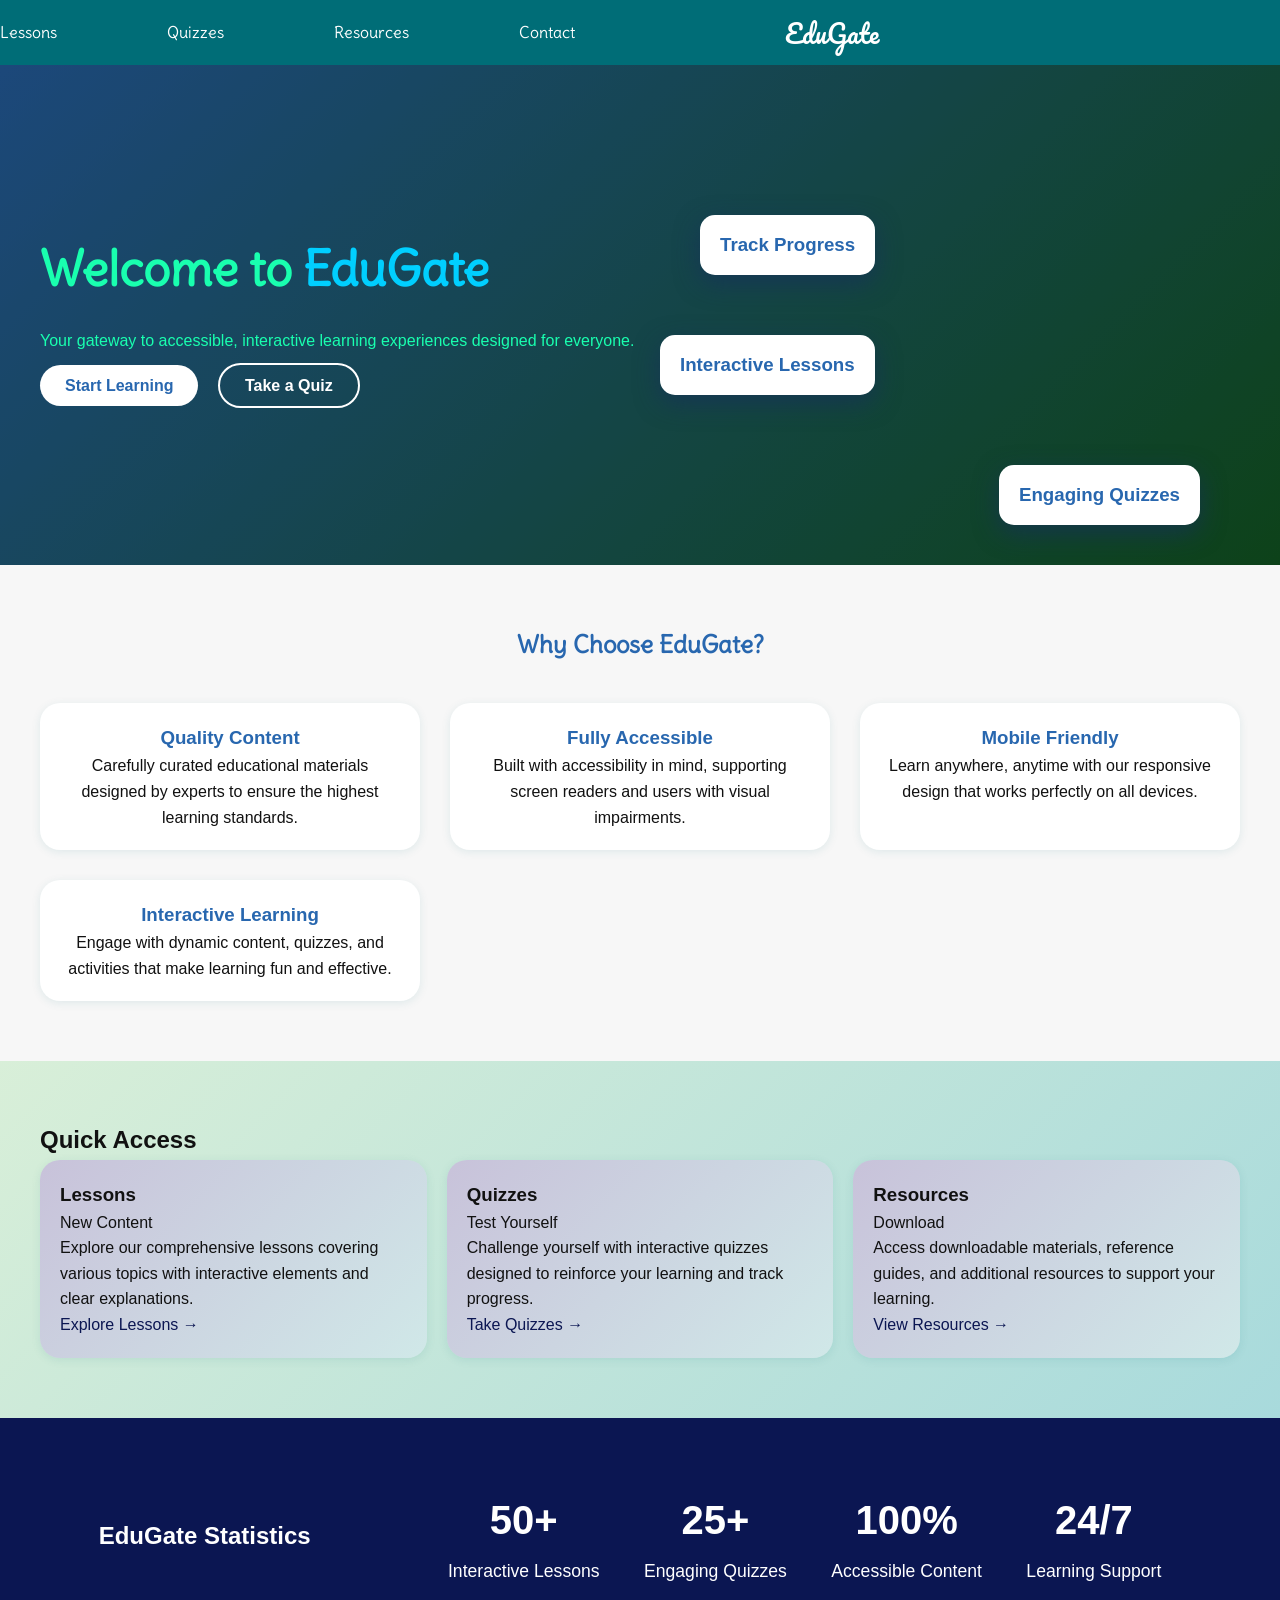
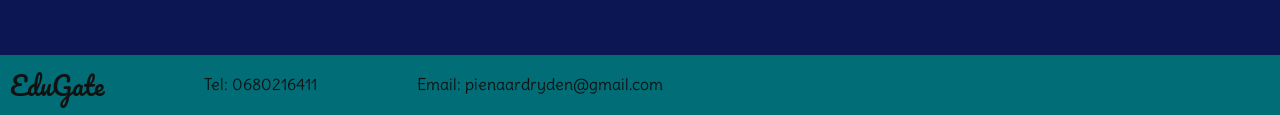
<file: index.html>
<!DOCTYPE html>
<html lang="en">
<head>
    <meta charset="UTF-8">
    <meta name="viewport" content="width=device-width, initial-scale=1.0">
    <title>EduGate|Home</title>
   <link rel="stylesheet" href="styles.css">
    <link rel="preconnect" href="https://fonts.googleapis.com">
    <link rel="preconnect" href="https://fonts.gstatic.com" crossorigin>
    <link href="https://fonts.googleapis.com/css2?family=Delius&family=Pacifico&display=swap" rel="stylesheet">
    <link rel="icon" type="image/png" href="images/Favicon.png">
</head>
<body>
    <div class="Container">
            <header>
        <nav>
            <ul>
              <li class="Navigation"><a href="Lessons.html" class="Navigation">Lessons</a></li>
              <li class="Navigation"><a href="Quizzes.html" class="Navigation">Quizzes</a></li>
              <li class="Navigation"><a href="Resources.html" class="Navigation">Resources</a></li>
              <li class="Navigation"><a href="Contact.html" class="Navigation">Contact</a></li>
              <li class="Name">EduGate</li>
            </ul>
        </nav>
    </header>
     <main>
           
            <section class="hero-section" aria-labelledby="hero-heading">
              
                <div class="hero-content">
                    <h1 id="hero-heading">Welcome to <span class="highlight">EduGate</span></h1>
                    <p class="hero-subtitle">Your gateway to accessible, interactive learning experiences designed for everyone.</p>
                    <div class="cta-buttons">
                        <a href="Lessons.html" class="btn-primary" role="button" aria-label="Start learning with our lessons">Start Learning</a>
                        <a href="Quizes.html" class="btn-secondary" role="button" aria-label="Test your knowledge with quizzes">Take a Quiz</a>
                    </div>
                </div>
                <div class="hero-visual">
                    <div class="floating-card card-1">
                       
                        <h3>Interactive Lessons</h3>
                    </div>
                    <div class="floating-card card-2">
                        
                        <h3>Engaging Quizzes</h3>
                    </div>
                    <div class="floating-card card-3">
                      
                        <h3>Track Progress</h3>
                    </div>
                </div>
            </section>

            <section class="features-section" aria-labelledby="features-heading">
                
                <h2 id="features-heading">Why Choose EduGate?</h2>
                <div class="features-grid">
                    <article class="feature-card" tabindex="0">
                        <div class="feature-icon" aria-hidden="true"></div>
                        <h3>Quality Content</h3>
                        <p>Carefully curated educational materials designed by experts to ensure the highest learning standards.</p>
                    </article>
                    <article class="feature-card" tabindex="0">
                      
                        <h3>Fully Accessible</h3>
                        <p>Built with accessibility in mind, supporting screen readers and users with visual impairments.</p>
                    </article>
                    <article class="feature-card" tabindex="0">
                      
                        <h3>Mobile Friendly</h3>
                        <p>Learn anywhere, anytime with our responsive design that works perfectly on all devices.</p>
                    </article>
                    <article class="feature-card" tabindex="0">
                       
                        <h3>Interactive Learning</h3>
                        <p>Engage with dynamic content, quizzes, and activities that make learning fun and effective.</p>
                    </article>
                </div>
            </section>

            <section class="quick-access-section" aria-labelledby="quick-access-heading">
                <h2 id="quick-access-heading">Quick Access</h2>
                <div class="quick-access-grid">
                    <div class="access-card lessons-card">
                        <div class="access-header">
                            <h3> Lessons</h3>
                            <span class="badge">New Content</span>
                        </div>
                        <p>Explore our comprehensive lessons covering various topics with interactive elements and clear explanations.</p>
                        <a href="Lessons.html" class="access-link" aria-label="Go to lessons page">Explore Lessons →</a>
                    </div>
                    <div class="access-card quizzes-card">
                        <div class="access-header">
                            <h3> Quizzes</h3>
                            <span class="badge">Test Yourself</span>
                        </div>
                        <p>Challenge yourself with interactive quizzes designed to reinforce your learning and track progress.</p>
                        <a href="Quizes.html" class="access-link" aria-label="Go to quizzes page">Take Quizzes →</a>
                    </div>
                    <div class="access-card resources-card">
                        <div class="access-header">
                            <h3> Resources</h3>
                            <span class="badge">Download</span>
                        </div>
                        <p>Access downloadable materials, reference guides, and additional resources to support your learning.</p>
                        <a href="Resources.html" class="access-link" aria-label="Go to resources page">View Resources →</a>
                    </div>
                </div>
            </section>

            <section class="stats-section" aria-labelledby="stats-heading">
                <h2 id="stats-heading" class="sr-only">EduGate Statistics</h2>
                <div class="stats-grid">
                    <div class="stat-item">
                        <div class="stat-number" aria-label="50 plus lessons available">50+</div>
                        <div class="stat-label">Interactive Lessons</div>
                    </div>
                    <div class="stat-item">
                        <div class="stat-number" aria-label="25 plus quizzes available">25+</div>
                        <div class="stat-label">Engaging Quizzes</div>
                    </div>
                    <div class="stat-item">
                        <div class="stat-number" aria-label="100 percent accessible">100%</div>
                        <div class="stat-label">Accessible Content</div>
                    </div>
                    <div class="stat-item">
                        <div class="stat-number" aria-label="24 hours support">24/7</div>
                        <div class="stat-label">Learning Support</div>
                    </div>
                </div>
            </section>
        </main>
    <footer>
        <p class="Name-bottom">EduGate</p>
        <p class="details">Tel: 0680216411</p>
        <p class="details">Email: pienaardryden@gmail.com</p>
    </footer>
    </div>
</body>
</html>
</file>
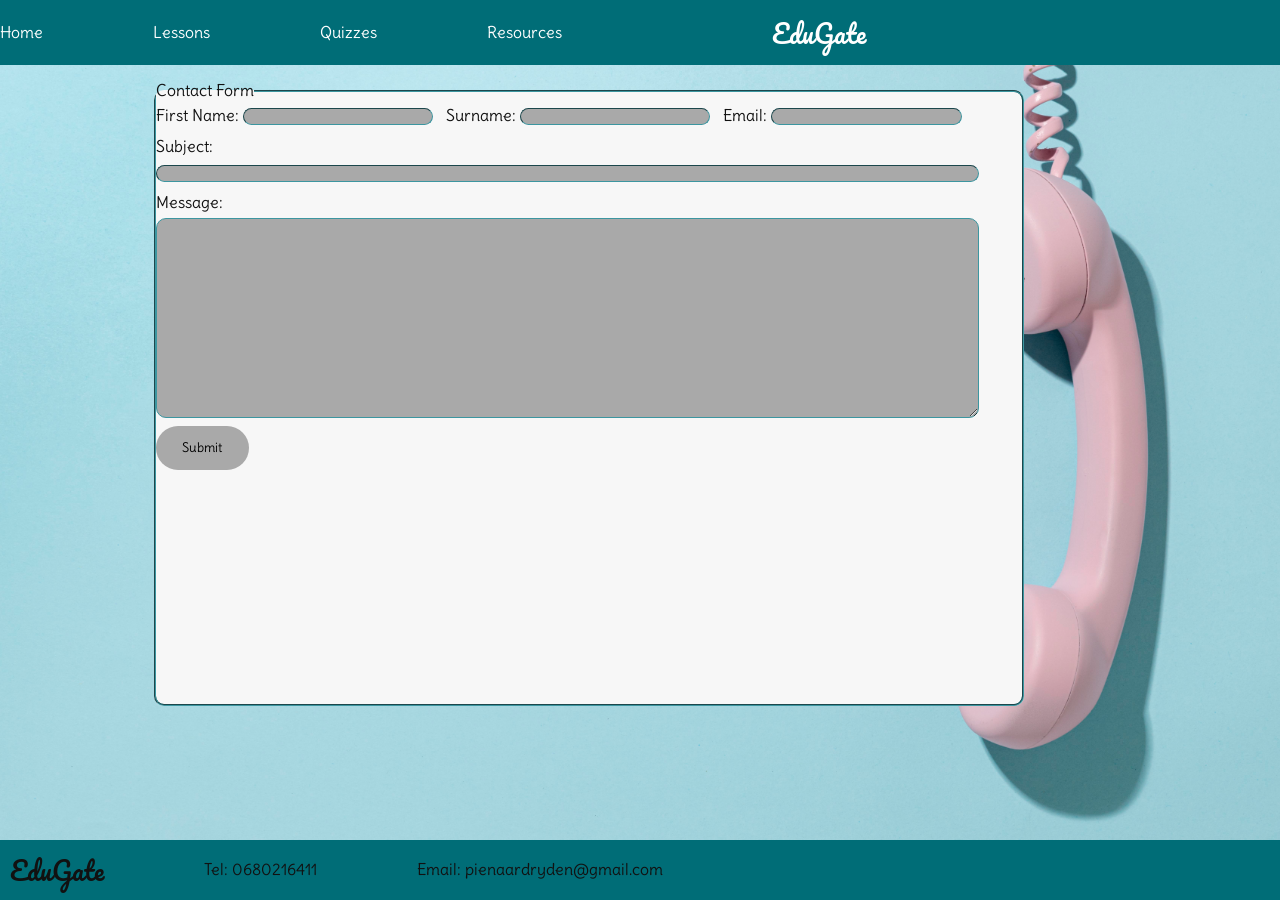
<file: Contact.html>
<!DOCTYPE html>
<html lang="en">
<head>
    <meta charset="UTF-8">
    <meta name="viewport" content="width=device-width, initial-scale=1.0">
    <title>EduGate|Contact</title>
    <link rel="stylesheet" href="styles.css">
    <link rel="preconnect" href="https://fonts.googleapis.com">
    <link rel="preconnect" href="https://fonts.gstatic.com" crossorigin>
    <link href="https://fonts.googleapis.com/css2?family=Delius&family=Pacifico&display=swap" rel="stylesheet">
    <link rel="icon" type="image/png" href="images/Favicon.png">
</head>
<body>
    <div class="Container">
            <header>
        <nav>
            <ul>
              <li class="Navigation"><a href="Home.html" class="Navigation">Home</a></li>
              <li class="Navigation"><a href="Lessons.html" class="Navigation">Lessons</a></li>
              <li class="Navigation"><a href="Quizzes.html" class="Navigation">Quizzes</a></li>
              <li class="Navigation"><a href="Resources.html" class="Navigation">Resources</a></li>
              <li class="Name">EduGate</li>
            </ul>
        </nav>
    </header>
    <main class="contact-main">
        <form action="">
            <fieldset>
                <legend>Contact Form</legend>
                <label for="fname">First Name:</label>
                <input type="text" id="fname" maxlength="50" pattern="[A-Za-z]+" title="Only alphabetical characters are allowed." required>
                <label for="sname">Surname:</label>
                <input type="text" id="sname" maxlength="50" pattern="[A-Za-z]+" title="Only alphabetical characters are allowed.">
                <label for="email">Email:</label>
                <input type="email" id="email" maxlength="70" required>
                <label for="subject">Subject:</label>
                <input type="text" id="subject" maxlength="50" pattern="[A-Za-z]+" title="Only alphabetical characters are allowed." required>
                <label for="message">Message:</label>
                <textarea type="text" name="messagebox" id="message" maxlength="1000"></textarea>
                <button>Submit</button>
            </fieldset>
        </form>
    </main>
    <footer>
        <p class="Name-bottom">EduGate</p>
        <p class="details">Tel: 0680216411</p>
        <p class="details">Email: pienaardryden@gmail.com</p>
    </footer>
    </div>
</body>
</html>
</file>
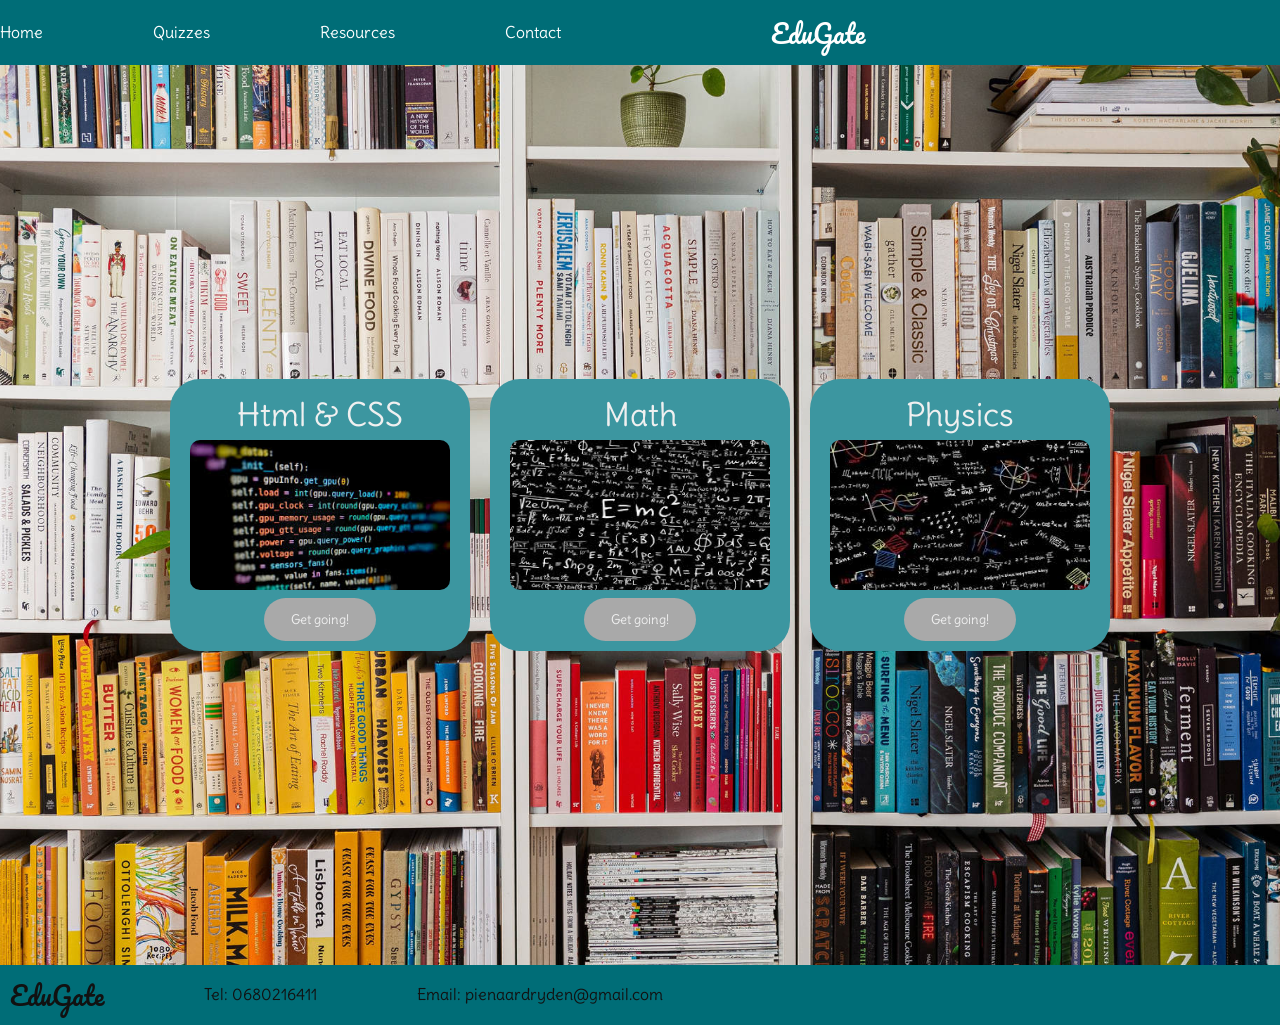
<file: Lessons.html>
<!DOCTYPE html>
<html lang="en">
<head>
    <meta charset="UTF-8">
    <meta name="viewport" content="width=device-width, initial-scale=1.0">
    <title>EduGate|Lessons</title>
    <link rel="stylesheet" href="styles.css">
    <link rel="preconnect" href="https://fonts.googleapis.com">
    <link rel="preconnect" href="https://fonts.gstatic.com" crossorigin>
    <link href="https://fonts.googleapis.com/css2?family=Delius&family=Pacifico&display=swap" rel="stylesheet">
    <link rel="icon" type="image/png" href="images/Favicon.png">
</head>
<body>
    <div class="Container">
            <header>
        <nav>
            <ul>
              <li class="Navigation"><a href="index.html" class="Navigation">Home</a></li>
              <li class="Navigation"><a href="Quizzes.html" class="Navigation">Quizzes</a></li>
              <li class="Navigation"><a href="Resources.html" class="Navigation">Resources</a></li>
              <li class="Navigation"><a href="Contact.html" class="Navigation">Contact</a></li>
              <li class="Name">EduGate</li>
            </ul>
        </nav>
    </header>
    <main class="lesson-main">
        <div class="lesson-card">
            <h1>Html & CSS</h1>
            <img class="card-img" src="images/programingCard.jpeg" alt="Html & CSS">
            <button><a href="https://youtu.be/G3e-cpL7ofc?si=k-2goXxaXICv-MCJ">Get going!</a></button>
        </div> 
        <div class="lesson-card">
            <h1>Math</h1>
            <img src="images/mathCard.jpeg" alt="Html & CSS">
            <button><a href="https://youtu.be/XZJdyPkCxuE?si=YmwSe8Hot19omeX0">Get going!</a></button>
        </div>
        <div class="lesson-card">
            <h1>Physics</h1>
            <img src="images/physicsCard.jpeg" alt="Html & CSS">
            <button><a href="https://youtu.be/BbRB17-khwY?si=w3vItjUslQr5I9jH">Get going!</a></button>
        </div>
    </main>
    <footer>
        <p class="Name-bottom">EduGate</p>
        <p class="details">Tel: 0680216411</p>
        <p class="details">Email: pienaardryden@gmail.com</p>
    </footer>
    </div>
</body>
</html>
</file>
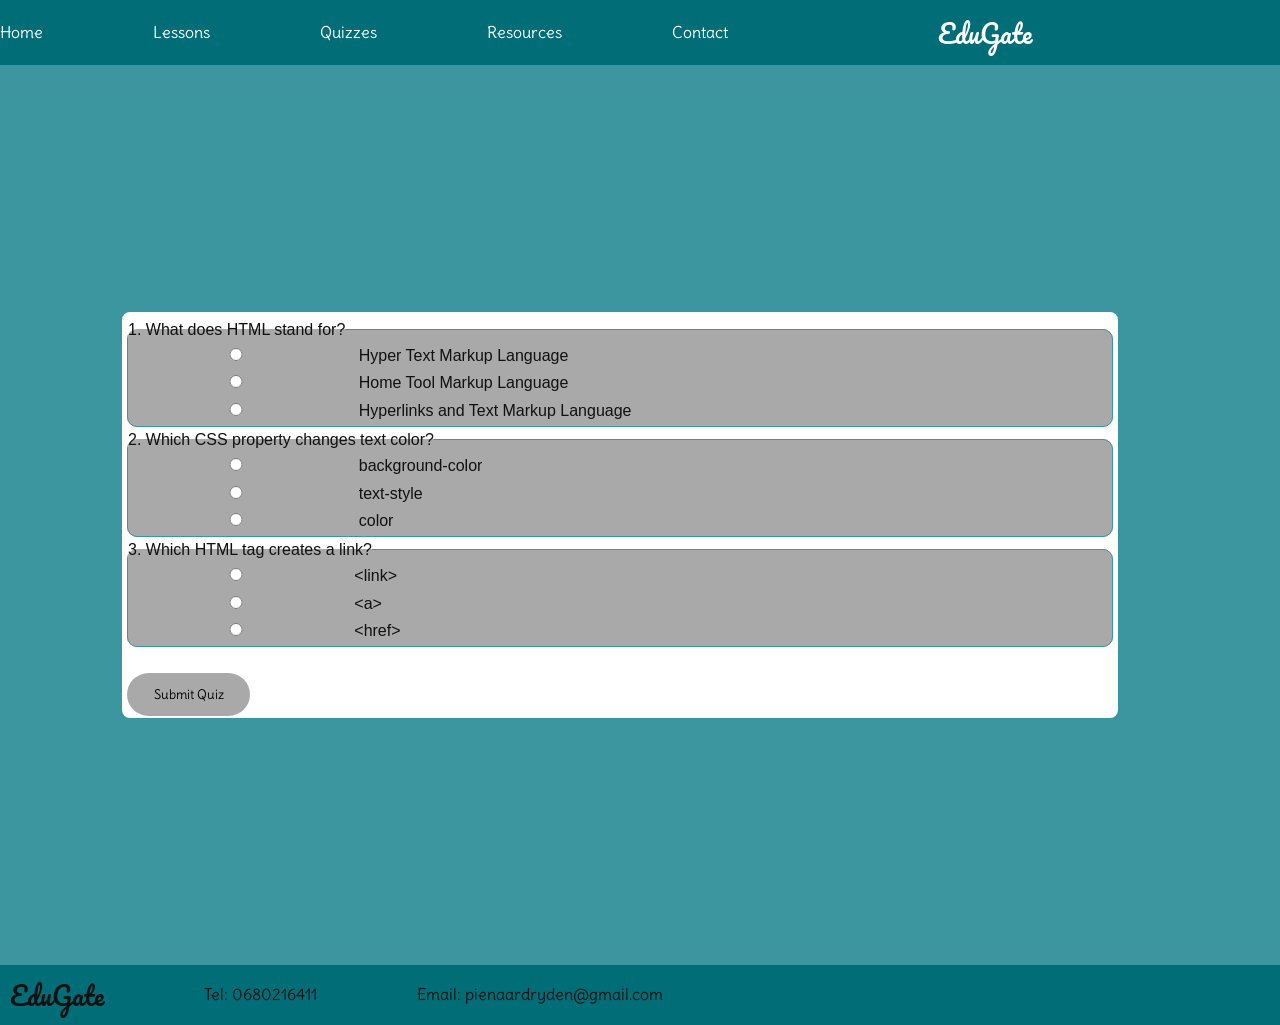
<file: quiz-cssHtml.html>
<!DOCTYPE html>
<html lang="en">
<head>
    <meta charset="UTF-8">
    <meta name="viewport" content="width=device-width, initial-scale=1.0">
    <title>EduGate|Quiz|Html&css</title>
    <link rel="stylesheet" href="styles.css">
    <link rel="preconnect" href="https://fonts.googleapis.com">
    <link rel="preconnect" href="https://fonts.gstatic.com" crossorigin>
    <link href="https://fonts.googleapis.com/css2?family=Delius&family=Pacifico&display=swap" rel="stylesheet">
    <link rel="icon" type="image/png" href="images/Favicon.png">
</head>
<body>
    <div class="Container">
            <header>
        <nav>
            <ul>
              <li class="Navigation"><a href="index.html" class="Navigation">Home</a></li>
              <li class="Navigation"><a href="Lessons.html" class="Navigation">Lessons</a></li>
              <li class="Navigation"><a href="Quizzes.html" class="Navigation">Quizzes</a></li>
              <li class="Navigation"><a href="Resources.html" class="Navigation">Resources</a></li>
              <li class="Navigation"><a href="Contact.html" class="Navigation">Contact</a></li>
              <li class="Name">EduGate</li>
            </ul>
        </nav>
    </header>
    <main class="quizHome">
  <form action="#" class="quiz">
    <fieldset class="awnser">
      <legend>1. What does HTML stand for?</legend>
      <label><input type="radio" name="q1" value="a"> Hyper Text Markup Language</label><br>
      <label><input type="radio" name="q1" value="b"> Home Tool Markup Language</label><br>
      <label><input type="radio" name="q1" value="c"> Hyperlinks and Text Markup Language</label>
    </fieldset>
    <fieldset class="awnser">
      <legend>2. Which CSS property changes text color?</legend>
      <label><input type="radio" name="q2" value="a"> background-color</label><br>
      <label><input type="radio" name="q2" value="b"> text-style</label><br>
      <label><input type="radio" name="q2" value="c"> color</label>
    </fieldset>
    <fieldset class="awnser">
      <legend>3. Which HTML tag creates a link?</legend>
      <label><input type="radio" name="q3" value="a">&lt;link&gt;</label><br>
      <label><input type="radio" name="q3" value="b">&lt;a&gt;</label><br>
      <label><input type="radio" name="q3" value="c">&lt;href&gt;</label>
    </fieldset>
    <br>
    <button type="submit">Submit Quiz</button>
  </form>
    </main>
    <footer>
        <p class="Name-bottom">EduGate</p>
        <p class="details">Tel: 0680216411</p>
        <p class="details">Email: pienaardryden@gmail.com</p>
    </footer>
    </div>
</body>
</html>
</file>
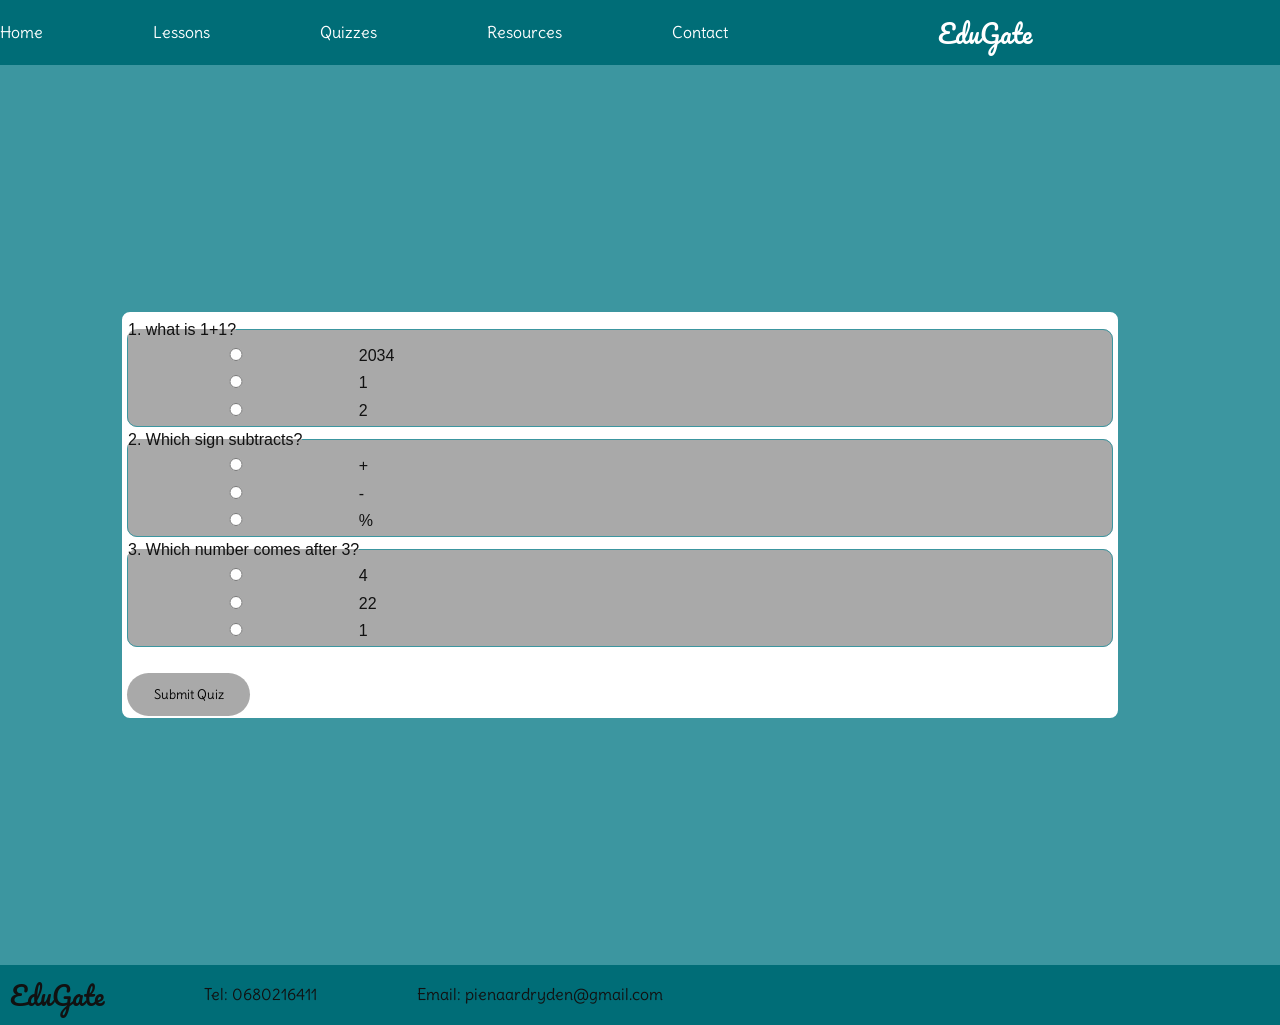
<file: quiz-math.html>
<!DOCTYPE html>
<html lang="en">
<head>
    <meta charset="UTF-8">
    <meta name="viewport" content="width=device-width, initial-scale=1.0">
    <title>EduGate|Quiz|Math</title>
    <link rel="stylesheet" href="styles.css">
    <link rel="preconnect" href="https://fonts.googleapis.com">
    <link rel="preconnect" href="https://fonts.gstatic.com" crossorigin>
    <link href="https://fonts.googleapis.com/css2?family=Delius&family=Pacifico&display=swap" rel="stylesheet">
    <link rel="icon" type="image/png" href="images/Favicon.png">
</head>
<body>
    <div class="Container">
            <header>
        <nav>
            <ul>
              <li class="Navigation"><a href="index.html" class="Navigation">Home</a></li>
              <li class="Navigation"><a href="Lessons.html" class="Navigation">Lessons</a></li>
              <li class="Navigation"><a href="Quizzes.html" class="Navigation">Quizzes</a></li>
              <li class="Navigation"><a href="Resources.html" class="Navigation">Resources</a></li>
              <li class="Navigation"><a href="Contact.html" class="Navigation">Contact</a></li>
              <li class="Name">EduGate</li>
            </ul>
        </nav>
    </header>
    <main class="quizHome">
  <form action="#" class="quiz">
    <fieldset class="awnser">
      <legend>1. what is 1+1?</legend>
      <label><input type="radio" name="q1" value="a"> 2034</label><br>
      <label><input type="radio" name="q1" value="b"> 1</label><br>
      <label><input type="radio" name="q1" value="c"> 2</label>
    </fieldset>
    <fieldset class="awnser">
      <legend>2. Which sign subtracts?</legend>
      <label><input type="radio" name="q2" value="a"> +</label><br>
      <label><input type="radio" name="q2" value="b"> -</label><br>
      <label><input type="radio" name="q2" value="c"> %</label>
    </fieldset>
    <fieldset class="awnser">
      <legend>3. Which number comes after 3?</legend>
      <label><input type="radio" name="q3" value="a"> 4</label><br>
      <label><input type="radio" name="q3" value="b"> 22</label><br>
      <label><input type="radio" name="q3" value="c"> 1</label>
    </fieldset>
    <br>
    <button type="submit">Submit Quiz</button>
  </form>
    </main>
    <footer>
        <p class="Name-bottom">EduGate</p>
        <p class="details">Tel: 0680216411</p>
        <p class="details">Email: pienaardryden@gmail.com</p>
    </footer>
    </div>
</body>
</html>
</file>
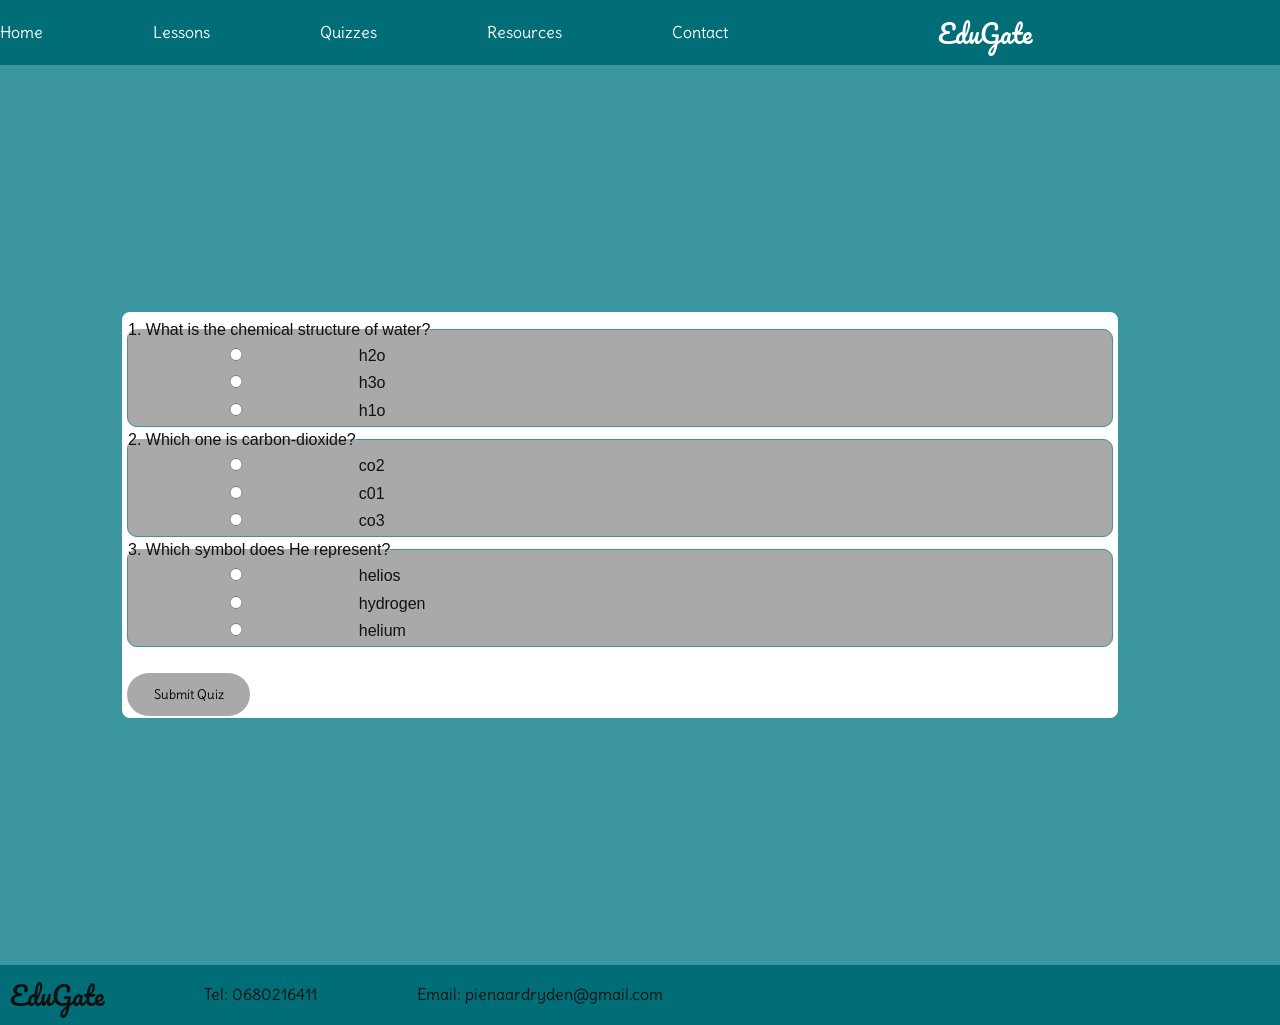
<file: quiz-physics.html>
<!DOCTYPE html>
<html lang="en">
<head>
    <meta charset="UTF-8">
    <meta name="viewport" content="width=device-width, initial-scale=1.0">
    <title>EduGate|Quiz|Physics</title>
    <link rel="stylesheet" href="styles.css">
    <link rel="preconnect" href="https://fonts.googleapis.com">
    <link rel="preconnect" href="https://fonts.gstatic.com" crossorigin>
    <link href="https://fonts.googleapis.com/css2?family=Delius&family=Pacifico&display=swap" rel="stylesheet">
    <link rel="icon" type="image/png" href="images/Favicon.png">
</head>
<body>
    <div class="Container">
            <header>
        <nav>
            <ul>
              <li class="Navigation"><a href="index.html" class="Navigation">Home</a></li>
              <li class="Navigation"><a href="Lessons.html" class="Navigation">Lessons</a></li>
              <li class="Navigation"><a href="Quizzes.html" class="Navigation">Quizzes</a></li>
              <li class="Navigation"><a href="Resources.html" class="Navigation">Resources</a></li>
              <li class="Navigation"><a href="Contact.html" class="Navigation">Contact</a></li>
              <li class="Name">EduGate</li>
            </ul>
        </nav>
    </header>
    <main class="quizHome">
  <form action="#" class="quiz">
    <fieldset class="awnser">
      <legend>1. What is the chemical structure of water?</legend>
      <label><input type="radio" name="q1" value="a"> h2o</label><br>
      <label><input type="radio" name="q1" value="b"> h3o</label><br>
      <label><input type="radio" name="q1" value="c"> h1o</label>
    </fieldset>
    <fieldset class="awnser">
      <legend>2. Which one is carbon-dioxide?</legend>
      <label><input type="radio" name="q2" value="a"> co2</label><br>
      <label><input type="radio" name="q2" value="b"> c01</label><br>
      <label><input type="radio" name="q2" value="c"> co3</label>
    </fieldset>
    <fieldset class="awnser">
      <legend>3. Which symbol does He represent?</legend>
      <label><input type="radio" name="q3" value="a"> helios</label><br>
      <label><input type="radio" name="q3" value="b"> hydrogen</label><br>
      <label><input type="radio" name="q3" value="c"> helium</label>
    </fieldset>
    <br>
    <button type="submit">Submit Quiz</button>
  </form>
    </main>
    <footer>
        <p class="Name-bottom">EduGate</p>
        <p class="details">Tel: 0680216411</p>
        <p class="details">Email: pienaardryden@gmail.com</p>
    </footer>
    </div>
</body>
</html>
</file>
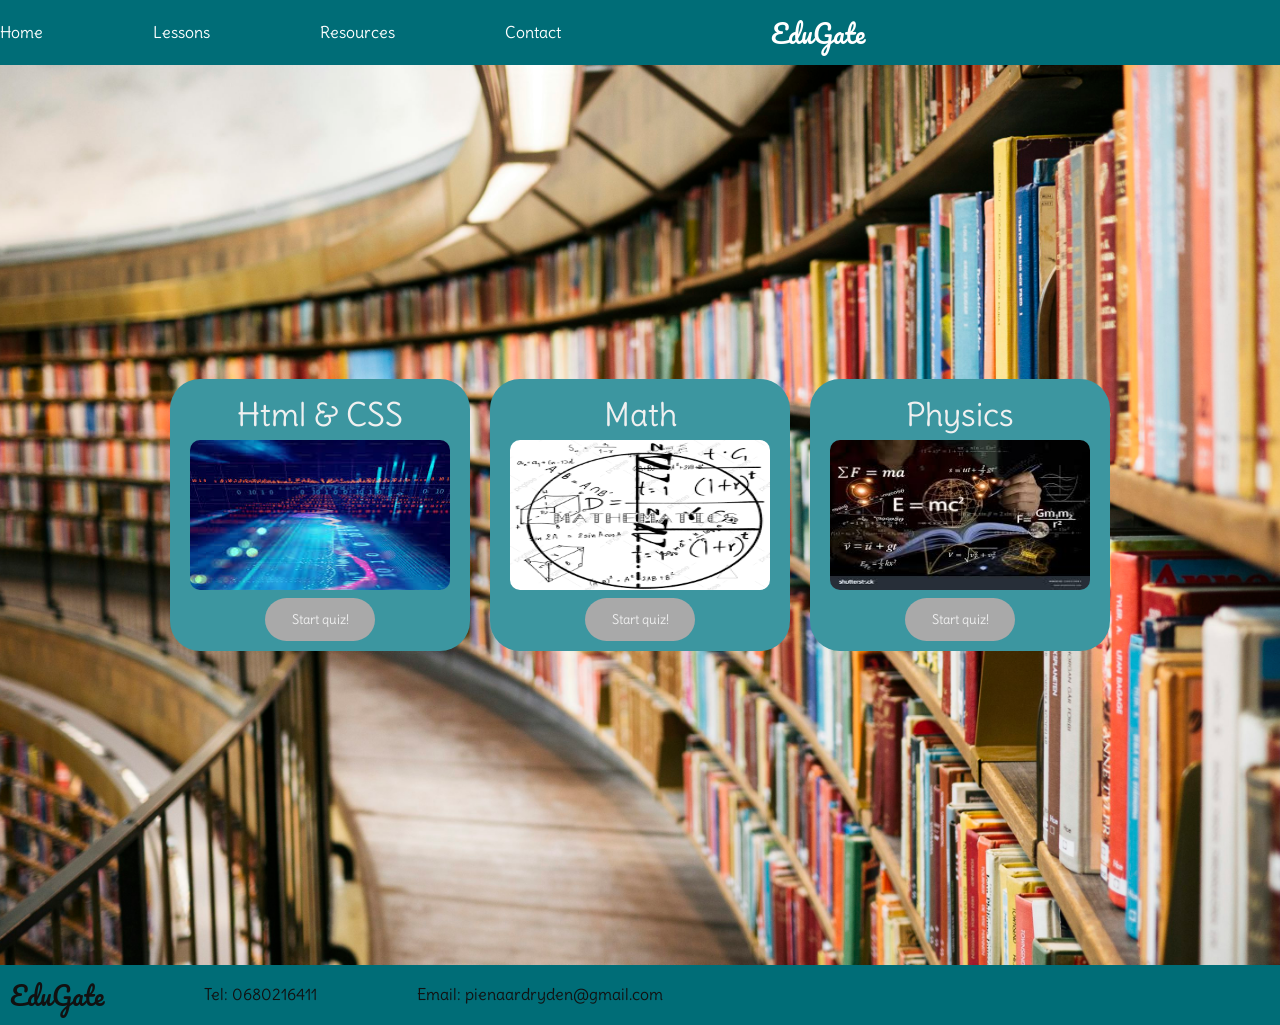
<file: Quizzes.html>
<!DOCTYPE html>
<html lang="en">
<head>
    <meta charset="UTF-8">
    <meta name="viewport" content="width=device-width, initial-scale=1.0">
    <title>EduGate|Quizes</title>
    <link rel="stylesheet" href="styles.css">
    <link rel="preconnect" href="https://fonts.googleapis.com">
    <link rel="preconnect" href="https://fonts.gstatic.com" crossorigin>
    <link href="https://fonts.googleapis.com/css2?family=Delius&family=Pacifico&display=swap" rel="stylesheet">
    <link rel="icon" type="image/png" href="images/Favicon.png">
</head>
<body>
    <div class="Container">
            <header>
        <nav>
            <ul>
              <li class="Navigation"><a href="index.html" class="Navigation">Home</a></li>
              <li class="Navigation"><a href="Lessons.html" class="Navigation">Lessons</a></li>
              <li class="Navigation"><a href="Resources.html" class="Navigation">Resources</a></li>
              <li class="Navigation"><a href="Contact.html" class="Navigation">Contact</a></li>
              <li class="Name">EduGate</li>
            </ul>
        </nav>
    </header>
    <main class="quizes-main">
        <div class="lesson-card">
            <h1>Html & CSS</h1>
            <img class="card-img" src="images/codeQuiz.jpeg" alt="Html & CSS">
            <button><a href="quiz-cssHtml.html">Start quiz!</a></button>
        </div> 
        <div class="lesson-card">
            <h1>Math</h1>
            <img src="images/mathQuiz.png" alt="Html & CSS">
            <button><a href="quiz-math.html">Start quiz!</a></button>
        </div>
        <div class="lesson-card">
            <h1>Physics</h1>
            <img src="images/physicsQuiz.jpeg" alt="Html & CSS">
            <button><a href="quiz-physics.html">Start quiz!</a></button>
        </div>
    </main>
    <footer>
        <p class="Name-bottom">EduGate</p>
        <p class="details">Tel: 0680216411</p>
        <p class="details">Email: pienaardryden@gmail.com</p>
    </footer>
    </div>
</body>
</html>
</file>
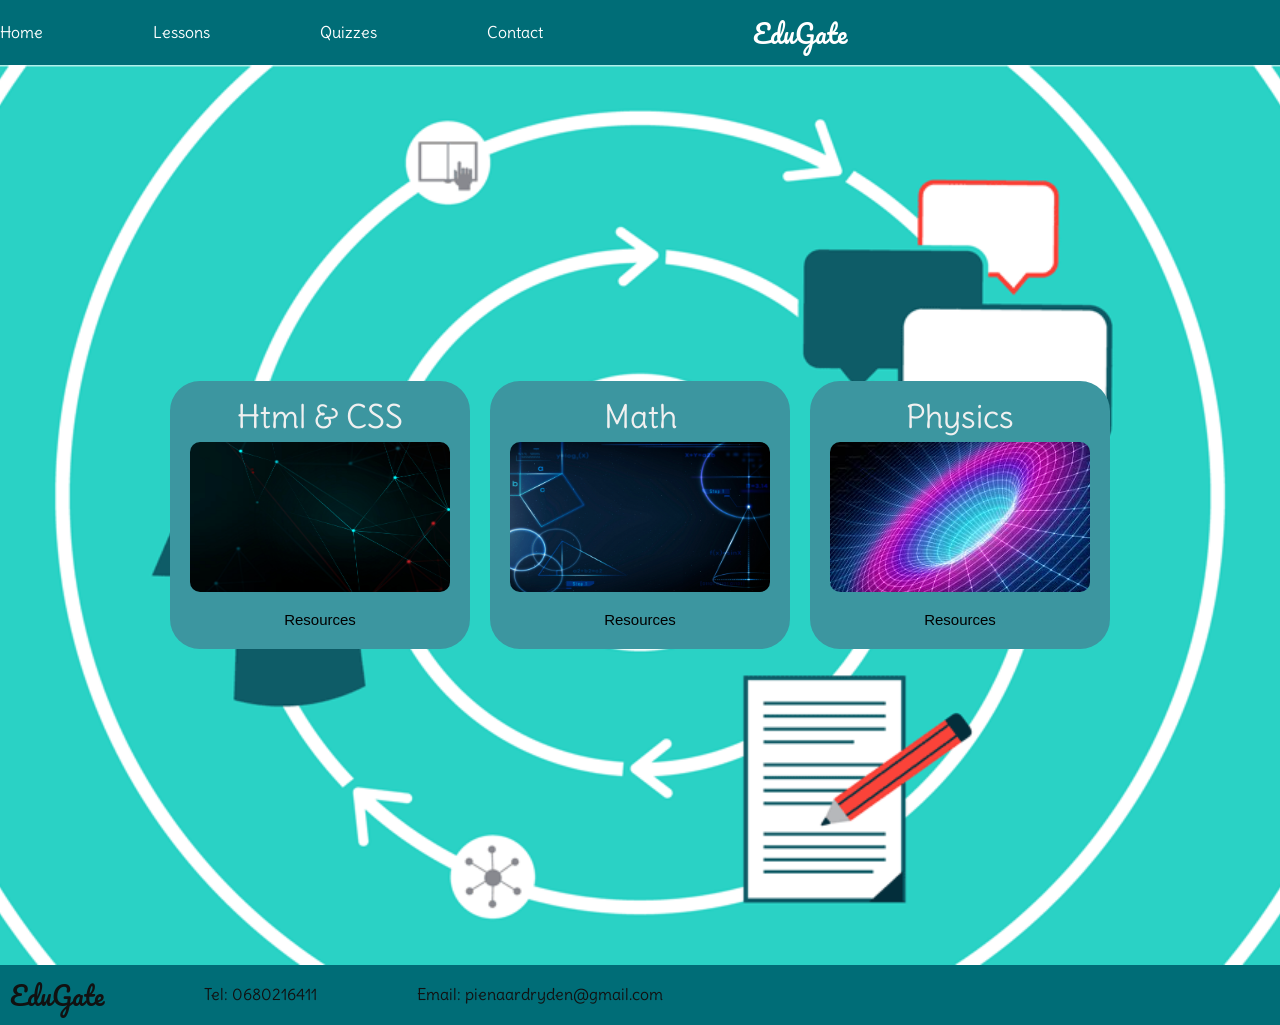
<file: Resources.html>
<!DOCTYPE html>
<html lang="en">
<head>
    <meta charset="UTF-8">
    <meta name="viewport" content="width=device-width, initial-scale=1.0">
    <title>EduGate|Resources</title>
    <link rel="stylesheet" href="styles.css">
    <link rel="preconnect" href="https://fonts.googleapis.com">
    <link rel="preconnect" href="https://fonts.gstatic.com" crossorigin>
    <link href="https://fonts.googleapis.com/css2?family=Delius&family=Pacifico&display=swap" rel="stylesheet">
    <link rel="icon" type="image/png" href="images/Favicon.png">
</head>
<body>
    <div class="Container">
    <header>
        <nav>
            <ul>
              <li class="Navigation"><a href="index.html" class="Navigation">Home</a></li>
              <li class="Navigation"><a href="Lessons.html" class="Navigation">Lessons</a></li>
              <li class="Navigation"><a href="Quizzes.html" class="Navigation">Quizzes</a></li>
              <li class="Navigation"><a href="Contact.html" class="Navigation">Contact</a></li>
              <li class="Name">EduGate</li>
            </ul>
        </nav>
    </header>
    <main class="resources-main">
        <div class="lesson-card">
            <h1>Html & CSS</h1>
            <img class="card-img" src="images/abstract-digital-grid-black-background.jpg" alt="Html & CSS">
            <nav class="dropdown-main">
                <ul>
                    <li><a href="#">Resources</a>
                       <ul>
                            <li><a href="https://www.codecademy.com/catalog/language/html-css">code acadamy</a></li>
                            <li><a href="https://www.w3schools.com/html/">w3schools</a></li>
                            <li><a href="https://css-tricks.com/">css-tricks</a></li>
                            <li><a href="https://web.dev/learn/html">web dev</a></li>
                       </ul>
                    </li>
                </ul>
            </nav>
        </div>
        <div class="lesson-card">
            <h1>Math</h1>
            <img class="card-img" src="images/rm373batch13-086.jpg" alt="Html & CSS">
            <nav class="dropdown-main">
                <ul>
                    <li><a href="#">Resources</a>
                       <ul>
                            <li><a href="https://www.geogebra.org/math?lang=en">GeoGebra</a></li>
                            <li><a href="https://mathigon.org/">Mathigon</a></li>
                            <li><a href="https://www.mathematicshub.edu.au/">mathematics hub</a></li>
                            <li><a href="https://illustrativemathematics.org/">k-12 math</a></li>
                       </ul>
                    </li>
                </ul>
            </nav>
        </div>
        <div class="lesson-card">
            <h1>Physics</h1>
            <img class="card-img" src="images/physicsRE.jpeg" alt="Html & CSS">
            <nav class="dropdown-main">
                <ul>
                    <li><a href="#">Resources</a>
                       <ul>
                            <li><a href="https://physics.leima.is/">Notes</a></li>
                            <li><a href="https://www.physicsclassroom.com/">class</a></li>
                            <li><a href="https://www.nsf.gov/focus-areas/physics/educational-resources">NSF</a></li>
                            <li><a href="https://www.physport.org/">PhysPort</a></li>
                       </ul>
                    </li>
                </ul>
            </nav>
        </div>
    </main>
    <footer>
        <p class="Name-bottom">EduGate</p>
        <p class="details">Tel: 0680216411</p>
        <p class="details">Email: pienaardryden@gmail.com</p>
    </footer>
    </div>
</body>
</html>
</file>
<file: styles.css>
* {
    margin: 0;
    padding: 0;
    box-sizing: border-box;
}
:root {
    --primary-blue: #2867af;
    --secondary-blue: #0b1652;
    --light-blue: #00CFFF;
   
   
    --greenish-blue: #135f24;

    --main-bg: #cfc4ee;
    --white: #ffffff;
    --dark-text: #111111;

    --font-primary: 'Inter', sans-serif;
    --font-brand: 'Pacifico', cursive;
    --font-heading: 'Delius', cursive;

    --shadow-light: 0 2px 10px rgba(0, 109, 119, 0.1);
    --shadow-medium: 0 8px 25px rgba(23, 47, 92, 0.671);
    --shadow-heavy: 0 15px 35px rgba(18, 100, 23, 0.712);

    --transition-fast: 0.2s ease;
    --transition-medium: 0.3s ease;
}
body {
    font-family: var(--font-primary);
    background: var(--main-bg);
    line-height: 1.6;
    color: var(--dark-text);
    min-height: 100vh;
}
.Container {
    display: grid;
    grid-template-rows: auto 1fr auto;
    min-height: 100vh;
    max-width: 1400px;
    margin: 0 auto;
}
header {
    background: var(--primary-blue);
    padding: 15px 0;
    color: white;
}
nav ul {
    list-style: none;
    display: flex;
    justify-content: center;
    gap: 30px;
    align-items: center;
}
.Navigation a {
    color: var(--white);
    text-decoration: none;
    font-weight: 500;
    transition: var(--transition-fast);
}
.Navigation a:hover {
    color: var(--light-blue);
    background-color: #08276173;
}
.Name {
    font-family: var(--font-brand);
    font-size: 2rem;
}
.hero-section {
    position: relative;
    background: linear-gradient(135deg, var(--primary-blue), var(--greenish-blue));
    height: 500px;
    display: grid;
    grid-template-columns: 1fr 1fr;
    align-items: center;
    padding: 0 40px;
    color: rgb(25, 255, 175);
    overflow: hidden;
}
.hero-section::before {
    content: "";
    position: absolute;
    top: 0; left: 0; right: 0; bottom: 0;
    background: rgba(0,0,0,0.3); 
    z-index: 1;
}
.hero-content,
.hero-visual {
    position: relative;
    z-index: 2;
}
.hero-content h1 {
    font-family: var(--font-heading);
    font-size: 3rem;
}
.hero-content .highlight {
    color: var(--light-blue);
}
.hero-subtitle {
    margin: 20px 0;
}
.cta-buttons a {
    padding: 12px 25px;
    border-radius: 50px;
    text-decoration: none;
    margin-right: 15px;
    font-weight: 600;
    transition: var(--transition-medium);
}
.btn-primary {
    background: var(--white);
    color: var(--primary-blue);
}
.btn-primary:hover {
    background: var(--light-blue);
    color: var(--white);
}
.btn-secondary {
    background: transparent;
    color: var(--white);
    border: 2px solid var(--white);
}
.btn-secondary:hover {
    background: var(--white);
    color: var(--primary-blue);
}
.floating-card {
    position: absolute;
    background: var(--white);
    padding: 15px 20px;
    border-radius: 15px;
    box-shadow: var(--shadow-medium);
    text-align: center;
    transition: transform 0.3s ease, box-shadow 0.3s ease;
}
.card-1 { top: 20px; left: 20px; }
.card-2 { top: 150px; right: 40px; }
.card-3 { bottom: 40px; left: 60px; }
.floating-card:hover {
    transform: scale(1.05);
    box-shadow: var(--shadow-heavy);
}
.floating-card h3 {
    color: var(--primary-blue);
}
.features-section {
    padding: 60px 40px;
    text-align: center;
}
.features-section h2 {
    font-family: var(--font-heading);
    color: var(--primary-blue);
    margin-bottom: 40px;
}
.features-grid {
    display: grid;
    grid-template-columns: repeat(auto-fit, minmax(280px, 1fr));
    gap: 30px;
}
.feature-card {
    background: var(--white);
    border-radius: 20px;
    padding: 20px;
    box-shadow: var(--shadow-light);
    transition: transform 0.3s ease, box-shadow 0.3s ease;
}
.feature-card:hover {
    transform: translateY(-5px);
    box-shadow: var(--shadow-medium);
}
.feature-card h3 {
    color: var(--primary-blue);
}
.quick-access-section {
    background: url(./images/image2.jpg);
    padding: 60px 40px;
    background: linear-gradient(135deg, #bbe7bb83, #a8dadc); 
}
.quick-access-grid {
    display: flex;
    gap: 20px;
    flex-wrap: wrap;
    justify-content: center;
}
.access-card {
    flex: 1 1 300px;
    background: linear-gradient(135deg, #c8c2da, #d0e8e8);
    border-radius: 20px;
    padding: 20px;
    box-shadow: var(--shadow-light);
    transition: transform 0.3s ease, box-shadow 0.3s ease;
}
.access-link{
    color: #0b1652;
}
.access-card:hover {
    transform: translateY(-5px);
    box-shadow: var(--shadow-medium);
}
.stats-section {
   
    background-image:url('./images/image2.jpg');
    padding: 60px 40px;
    background: var(--secondary-blue);
    color: white;
    text-align: center;
    display: flex;
    justify-content: space-around; /* spread items evenly */
    align-items: center;
    flex-wrap: wrap;
}
.stat-item {
    display: inline-block;
    margin: 10px 20px;
    text-align: center;
}
.stat-number {
    font-size: 2.5rem;
    font-weight: 700;
    margin-bottom: 5px;
}
.stat-label {
    font-size: 1.1rem;
}
footer .footer-content {
    display: flex;
    justify-content: space-between;
    align-items: center;
    flex-wrap: wrap;
    max-width: 1200px;
    margin: 0 auto;
}
footer .footer-brand,
footer .footer-contact {
    display: inline-block;
    margin: 10px 20px;
    text-align: left;
}
footer .footer-brand h3,
footer .footer-contact p {
    margin-bottom: 8px;
}
@media (max-width: 768px) {
    .hero-section {
        grid-template-columns: 1fr;
        height: 600px;
        text-align: center;
        padding: 20px;
    }

    .floating-card {
        position: relative;
        margin: 10px auto;
        top: auto;
        left: auto;
        right: auto;
        bottom: auto;
    }

    .quick-access-grid {
        flex-direction: column;
        gap: 20px;
    }
}

.Container{
    background-color: rgb(247, 247, 247);
    height: 100vh;
    display: grid;
    grid-template-rows: 65px 1fr 60px;
}
header{
    background-color: rgb(0, 109, 119);
    display: flex;
    justify-items: start;
    transition: all 0.3s ease;
    align-items: center;
}
.Navigation{
    display: inline-block;
    margin-right: 40px;
    color: rgb(255, 255, 255);
    font-family: "Delius", cursive;
    font-weight: 400;
    font-style: normal;
}
.Navigation:hover{
    cursor: pointer;
    transform: scale(1.05);
    box-shadow: 0 4px 10px rgba(0, 0, 0, 0.3);
}
.Name{
    display: inline-block;
    font-size: 25px;
    margin-left: 100px;
    font-family: "Pacifico", cursive;
    font-weight: 400;
    font-style: normal;
}
main{
    background-color: rgb(247, 247, 247);
}
.lesson-main{
    background-image: url(images/lessons\ background.jpg);
    background-size: cover;
    background-position: center;
    background-repeat: no-repeat;
    display: grid;
    grid-template-columns: repeat(3, max-content);
    gap: 20px;
    padding: 50px;
    justify-content: center;
    align-content: center;
    min-height: 100vh;
    box-sizing: border-box;
}

.lesson-card{
    border-style: none;
    width: 300px;
    text-align: center;
    background-color: rgb(60, 150, 160);
    padding: 10px;
    border-radius: 30px;
}
.lesson-card img{
    border-radius: 10px;
    height: 150px;
    width: 260px;
}
.lesson-card h1{
    font-family: "Delius", cursive;
    font-weight: 500;
    font-style: bold;
    color: #f0f0f0;
}
button{
    padding: 1em 2em;
    border: none;
    background-color: darkgrey;
    border-radius: 1000px;
    font-family: "Delius", cursive;
    font-weight: 400;
    font-style: normal;
    position: relative;
}
button:hover{
    background-color: rgb(0, 109, 119);
    transform: scale(1.05);
}
a{
    color: #f0f0f0;
    text-decoration: none;
}
.Name-bottom{
    display: inline-block;
    font-size: 25px;
    margin-left: 10px;
    font-family: "Pacifico", cursive;
    font-weight: 400;
    font-style: normal;
}
footer{
    background-color: rgb(0, 109, 119) ;
    display:flex;
    align-items: center;
    justify-content: start;
}
.details{
    display: inline-block;
    margin-left: 100px;
    font-family: "Delius", cursive;
    font-weight: 400;
    font-style: normal;
}
.resources-main{
    background-image: url(images/resourcesBackground.png);
    background-size: cover;
    background-position: center;
    background-repeat: no-repeat;
    display: grid;
    grid-template-columns: repeat(3, max-content);
    gap: 20px;
    padding: 50px;
    justify-content: center;
    align-content: center;
    min-height: 100vh;
    box-sizing: border-box;
}
.dropdown-main{
    width: 100%;
    height: 40px;
    background-color:rgb(60, 150, 160);
    display: grid;
    place-items: center;
}
.dropdown-main ul{
    float: left;
    margin: 0;
    padding: 0;
}
.dropdown-main ul li{
    float: left;
    list-style: none;
    position: relative;
}
.dropdown-main ul li a{
    color: black;
    font-size: 15px;
    padding: 24px, 14px;
    text-decoration: none;
}
.dropdown-main ul li ul{
    color: #222;
    display: none;
    position: absolute;
    background-color: rgb(60, 150, 160);
    padding: 10px;
    border-radius: 0px 0px 4px 4px;
}
.dropdown-main ul li:hover ul{
    display: block;
}
.dropdown-main ul li ul li{
    width: 150px;
    border-radius: 4px;
}
.dropdown-main ul li ul li a{
    padding: 8px 14px;
}
.dropdown-main ul li ul li a:hover{
    transform: scale(1.05);
    color: white;
}
.quizes-main{
    background-image: url(images/quizBackground.jpeg);
    background-size: cover;
    background-position: center;
    background-repeat: no-repeat;
    display: grid;
    grid-template-columns: repeat(3, max-content);
    gap: 20px;
    padding: 50px;
    justify-content: center;
    align-content: center;
    min-height: 100vh;
    box-sizing: border-box;
}
.contact-main{
background-image: url(images/vintage-pink-telephone-composition.jpg);
    background-size: cover;
    background-position: center;
    background-repeat: no-repeat;
    display: grid;
    font-family: "Delius", cursive;
    font-weight: 400;
    font-style: normal;
}
.contact-main form{
    margin-left: 12%;
    margin-top: 1%;
    width: 85%;
    height: 90%;
}
.contact-main form fieldset{
    width: 80%;
    height: 90%;
    background-color: rgb(247, 247, 247);
    padding-right: 0;
    border-color: rgb(60, 150, 160);
    border-radius: 10px;
    border-style: bold; 
    border-width: 2px;
}
input{
    margin-right: 1%;
    margin-bottom: 1%;
    width: 22%;
    types: text;
}
input:user-invalid{
    border: 2px solid rgb(244, 162, 97);
}
#subject{
    width: 95%;
    margin-top: 0.3%;
    border-color: rgb(60, 150, 160);
    border-radius: 10px;
    border-style: bold; 
    border-width: 1.5px;
    background-color: darkgrey ;
}
#message{
    height: 200px;
    border-color: rgb(60, 150, 160);
    border-radius: 10px;
    border-style: bold; 
    border-width: 1.5px;
    background-color: darkgrey ;
}
#fname{
    border-color: rgb(60, 150, 160);
    border-radius: 10px;
    border-style: bold; 
    border-width: 1.5px;
    background-color: darkgrey ;
}
#sname{
    border-color: rgb(60, 150, 160);
    border-radius: 10px;
    border-style: bold; 
    border-width: 1.5px;
    background-color: darkgrey ;
}
#email{
    border-color: rgb(60, 150, 160);
    border-radius: 10px;
    border-style: bold; 
    border-width: 1.5px;
    background-color: darkgrey ;
}

textarea{
    width: 95%;
    height: 68%;
    margin-top: 0.3%;
}
.contact-main button:hover{
    background-color: rgb(60, 150, 160);
}
.quizHome{
    background-color: rgb(60, 150, 160);
    display: grid;
    grid-template-columns: repeat(3, max-content);
    gap: 20px;
    padding: 50px;
    justify-content: center;
    align-content: center;
    min-height: 100vh;
    box-sizing: border-box;
}
.quiz{
    background-color: white ;
    width: 1000px;
    height: 410px;
    border-radius: 10px;
    border-style: solid;
    border-color: rgb(60, 150, 160) ;
    border-style: bold; 
    border-width: 2px;
    padding: 5px 5px 5px 5px;

}
.awnser{
    border-color: rgb(60, 150, 160);
    border-radius: 10px;
    border-style: bold; 
    border-width: 1.5px;
    background-color: darkgrey ;
}
</file>
